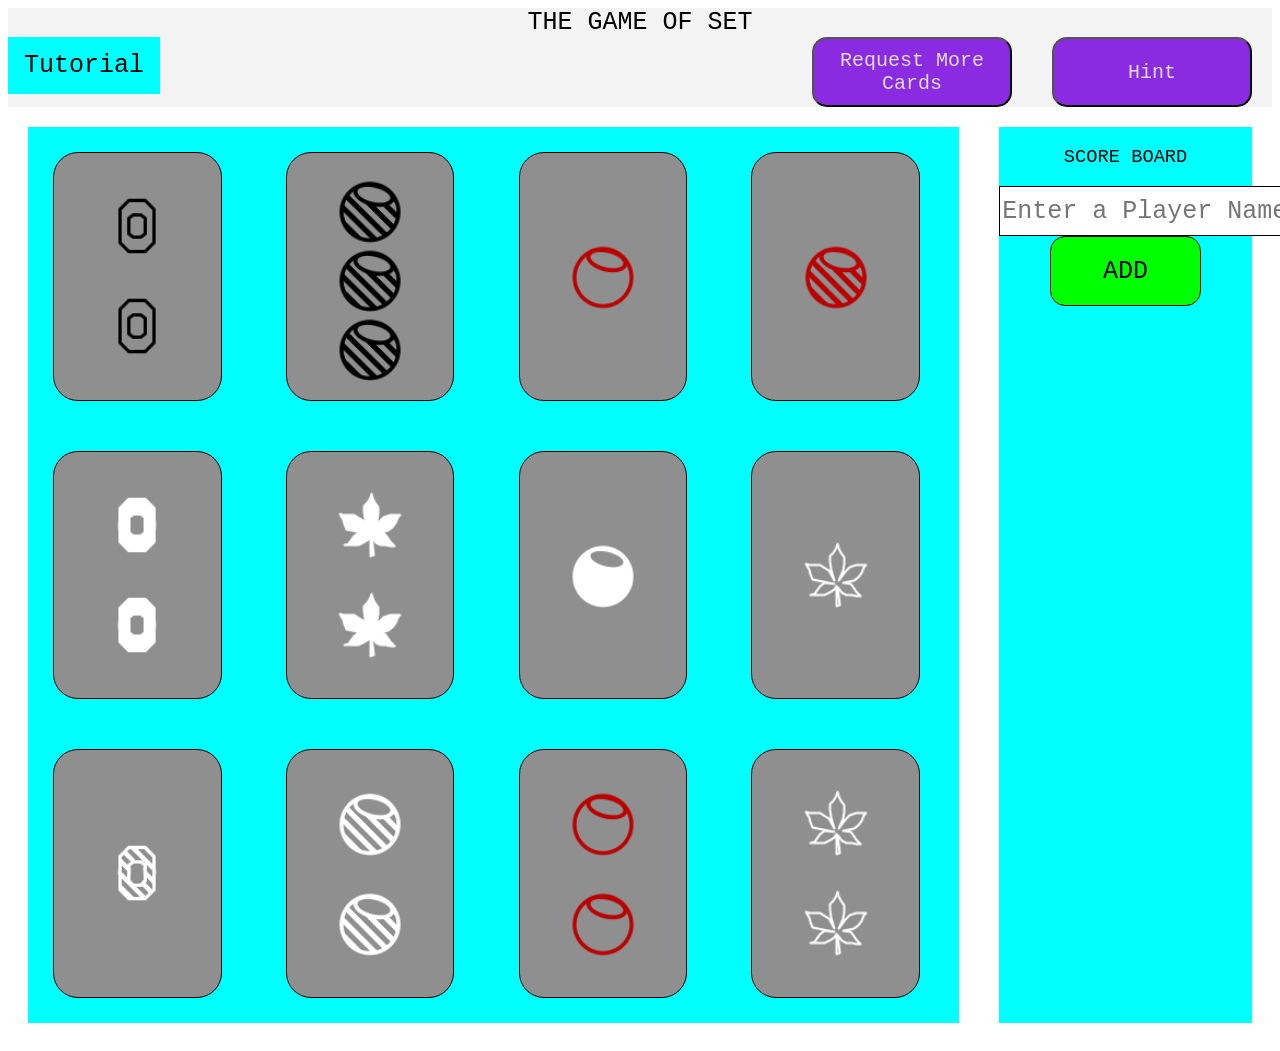
<file: index.html>
<!DOCTYPE html>
<html lang="en">
  <head>
    <meta charset="utf-8" />
    <title>GAME OF SET</title>
    <link rel="stylesheet" href="style.css" />
  </head>
  <body>
    <h1>THE GAME OF SET</h1>
    <div id="extras-container">
      <ul class="navbar">
        <li><a class="active" id="tutorial-button">Tutorial</a>
        <li id="hint"><button id="hint-button">Hint</button></li>
        <li id="request"><button id="request-cards-button">Request More Cards</button></li>
      </ul>
    </div>
    <div id="main-container">
      <div id="cards-container"></div>

      <div id="score-container">
        <h3>SCORE BOARD</h3>

        <div class="container">
          <input
            id="player-input"
            type="text"
            placeholder="Enter a Player Name"
          /><button id="add-player">ADD</button>
          <div id="player-list"></div>
      </div>
    </div>
    <div class="modal" id="valid-set-modal">
      <div class="modal-box">
        <span class="close">X</span>
        <p class="modal-text">Congratulations, SET Found!</p>
      </div>
    </div>
    <div class="modal" id="invalid-set-modal">
      <div class="modal-box">
        <span class="close">X</span>
        <p class="modal-text">Sorry, not a valid SET!</p>
      </div>
    </div>
    <div class="modal" id="incorrect-number-modal">
      <div class="modal-box">
        <span class="close">X</span>
        <p class="modal-text">Please select 3 cards for submission.</p>
      </div>
    </div>
    <div class="modal" id="set-in-play-modal">
      <div class="modal-box">
        <span class="close">X</span>
        <p class="modal-text">There is already a SET in play! Use the 'Hint' button for extra help!</p>
      </div>
    </div>
    <div class="modal" id="game-over-modal">
      <div class="modal-box">
        <span class="close">X</span>
        <p class="modal-text">Game Over! Start a new game by...</p>
      </div>
    </div>
    <div class="modal" id="no-sets-modal">
      <div class="modal-box">
        <span class="close">X</span>
        <p class="modal-text">There are no sets in play, please 'Request More Cards'!</p>
      </div>
    </div>
    <div class="modal" id="too-many-players-modal">
      <div class="modal-box">
        <span class="close">X</span>
        <p class="modal-text">You can only play with 6 players at a time!</p>
      </div>
    </div>
    <div class="modal" id="tutorial-modal">
      <div class="modal-box">
        <span class="close">X</span>
        <div id="tutorial-container">
          <div class="game-instructions">
            <h3>How To Play</h3>
            <ul>
              <li>Enter a player's Name and Click <b>ADD</b> button</li>
              <li>A BUTTON with the player's name will appear and their score next to</li>
              <li>Add all the players that wish to play.</li>
              <li>Pick 3 cards and click on your button if you find a set</li>
              <li>If none of the players can find a set and you are confident there isn't any, you can add more card using the <b>Request more cards</b> button</li>
              <li>If none of the players can find a set, ask for a hint using the <b>HINT</b> button</li>
  
            </ul>
            </div>
          <div class="game-instructions">
            <h3>Game of set rules</h3>
            <p>The goal of Set is to pick out a set of 3 cards from the 12 cards set on the table. Each card has four characteristics: <b> shape, color, number, and shading</b>. A Set contains 3 cards in which either they all share a similar feature or have no features in common. So, a set may consist of 3 cards of the same shape, color, shading, or number of shapes. Or, they may have all those features different.</p>
          </div>
        </div>
      </div>
    </div>
    
    <script src="./script.js"></script>
  </body>
</html>
</file>
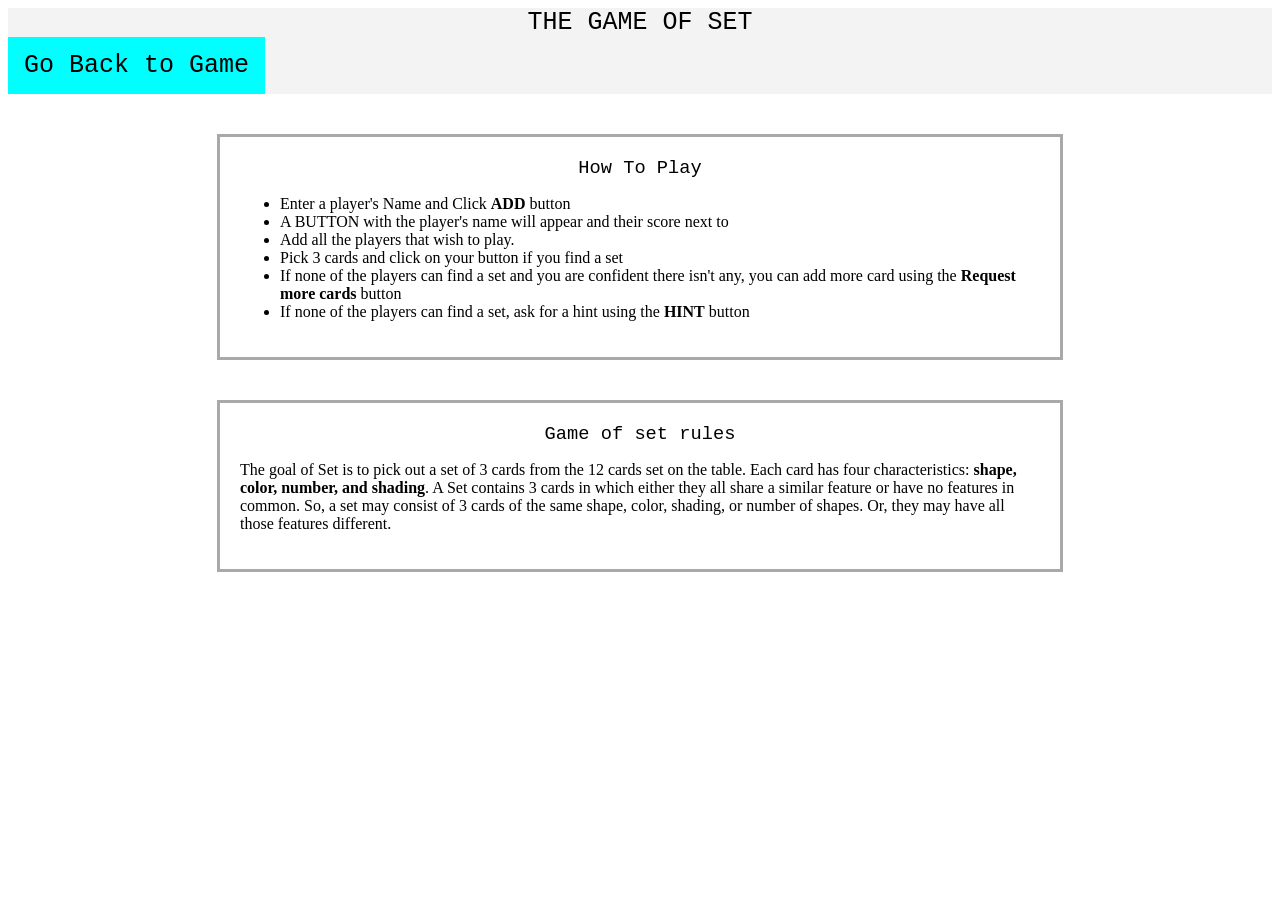
<file: tutorial.html>
<!DOCTYPE html>
<html lang="en">
  <head>
    <meta charset="utf-8" />
    <title>GAME OF SETS</title>
    <link rel="stylesheet" href="style.css" />
  </head>
  <body>
    <h1>THE GAME OF SET</h1>
    <div id="extras-container">
      <ul class="navbar">
        <li><a class="active" href="game.html">Go Back to Game</a></li>
      </ul>
    </div>
    <div id="tutorial-container">
        <div class="game-instructions">
          <h3>How To Play</h3>
          <ul>
            <li>Enter a player's Name and Click <b>ADD</b> button</li>
            <li>A BUTTON with the player's name will appear and their score next to</li>
            <li>Add all the players that wish to play.</li>
            <li>Pick 3 cards and click on your button if you find a set</li>
            <li>If none of the players can find a set and you are confident there isn't any, you can add more card using the <b>Request more cards</b> button</li>
            <li>If none of the players can find a set, ask for a hint using the <b>HINT</b> button</li>

          </ul>
          </div>
        <div class="game-instructions">
          <h3>Game of set rules</h3>
          <p>The goal of Set is to pick out a set of 3 cards from the 12 cards set on the table. Each card has four characteristics: <b> shape, color, number, and shading</b>. A Set contains 3 cards in which either they all share a similar feature or have no features in common. So, a set may consist of 3 cards of the same shape, color, shading, or number of shapes. Or, they may have all those features different.</p>
        </div>
      </div>
  </body>
</html>
</file>
<file: style.css>
:root {
  --primary: green;
  --secondary: aqua;
  --card-color: #8f8f8f;
  --button-color: #ffb92c;
}

body {
  text-align: center;
}



#main-container {
  display: flex;
  flex-direction: row;
  justify-content: start;
}

#score-container {
  display: flex;
  flex-direction: column;
  align-content: center;
  width: 20%;
  margin: 20px;

  background: var(--secondary);
}

#cards-container {
  display: grid;
  grid-template-columns: auto auto auto auto;
  align-content: center;
  width: 80%;
  margin: 20px;

  background: var(--secondary);
}

.modal {
  display: none;
  position: fixed;
  z-index: 1;
  left: 0;
  top: 0;
  width: 100%;
  height: 100%;
  overflow: auto;
  background-color: rgb(0,0,0);
  background-color: rgba(0,0,0,0.4);
}

.modal-box {
  background-color: white;
  margin: 16px auto;
  padding: 20px;
  border: 1px solid #888;
  width: 60%;
  font-size: 32px;
}

.close {
  color: black;
  float: right;
  font-size: 32px;
  font-family: sans-serif;
}

.close:hover {
  color: gray;
  text-decoration: none;
  cursor: pointer;
}

div.card {
  display: flex;
  flex-direction: column;
  align-content: center;
  background: var(--card-color);
  width: 120px;
  height: 200px;
  padding: 10%;
  margin: 25px;
  border-radius: 25px;
  border: 1px solid black;
}

div.card.selected {
  background-color: rgb(84, 221, 146);
  transform: scale(1.06);
  box-shadow: 0 10px 8px 0px black;
}

div.card.hint {
  transition: all 0.5s linear;
  background-color: orange;
}

img {
  width: 70px;
  height: 70px;
  margin: auto;
}

.card:hover {
  transform: scale(1.06);
  transition: all 0.3s linear;
  background-color: rgb(84, 221, 146);
}

#score-container button {
  width: 100%;
  height: 70px;
  border-radius: 15px;

  background-color: var(--button-color);
  font-family: "Courier New", Courier, monospace;
  font-size: 25px;
  margin-bottom: 15px;
}
#score-container p {
  font-family: "Courier New", Courier, monospace;
  font-size: 40px;
  font-weight: 800;
  margin-bottom: 20px;
  margin: auto 0;
}

#hint-button, #request-cards-button {
  width: 200PX;
  height: 70px;
  border-radius: 15px;

  background-color: blueviolet;
  color: #ddd;
  font-size: 20px;
  font-family: "Courier New", Courier, monospace;

  margin: 0 20px 0 20px;
}

#score-container div.player-score {
  display: grid;
  grid-template-columns: auto auto;
  align-content: start;
}


.player-score button{
  width: 70%;
}


#start {
  width: 60%;
  height: 70px;
  margin: 20px auto;
  background-color: aqua;
  font-family: "Courier New", Courier, monospace;
  font-size: 20px;
}

#player-input {
  width: 300px;
  height: 46px;
  border-width: 0;
  border: 1px solid black;
  outline: none;
  font-size: 25px;
  font-family: "Courier New", Courier, monospace;
  vertical-align: middle;
}

#add-player {
  height: 50px;
  width: 50px;
  border: 1px solid black;
  vertical-align: middle;
  font-size: 30px;
}

.list-styling {
  display: grid;
  grid-template-columns: auto auto;
  margin: 10px;
  cursor: pointer;
  font-size: 20px;
}

#add-player{
  margin: 0 auto;
  background-color: rgb(0, 255, 0)!important;
  width: 60%!important;
  font-family: "Courier New", Courier, monospace!important;
}

.game-instructions{
  display: flex;
  flex-flow: column;
  text-align: left;
  margin: 40px auto;
  border-style: solid;
  width: 800px;
  border: 3px solid darkgray;
  padding: 20px;
}

.game-instructions h3{

  margin: 0 auto;
}

ul.navbar, h1 {
  list-style-type: none;
  margin: 0;
  padding: 0;
  overflow: hidden;
  background-color: #f3f3f3;
  font-family: "Courier New", Courier, monospace;
  font-size: 25px;
  font-weight: 500;
 
}

h1, h3{
  font-family: "Courier New", Courier, monospace;
  font-weight: 500;
}



ul.navbar li {
  float: left;
  text-align: center
}

#hint, #request{
  float: right;
}


li a {
  display: block;
  color: #666;
  text-align: center;
  padding: 14px 16px;
  text-decoration: none;
}

li a:hover:not(.active) {
  background-color: #ddd;
}

li a.active {
  color: black;
  background-color:aqua;
}
</file>
